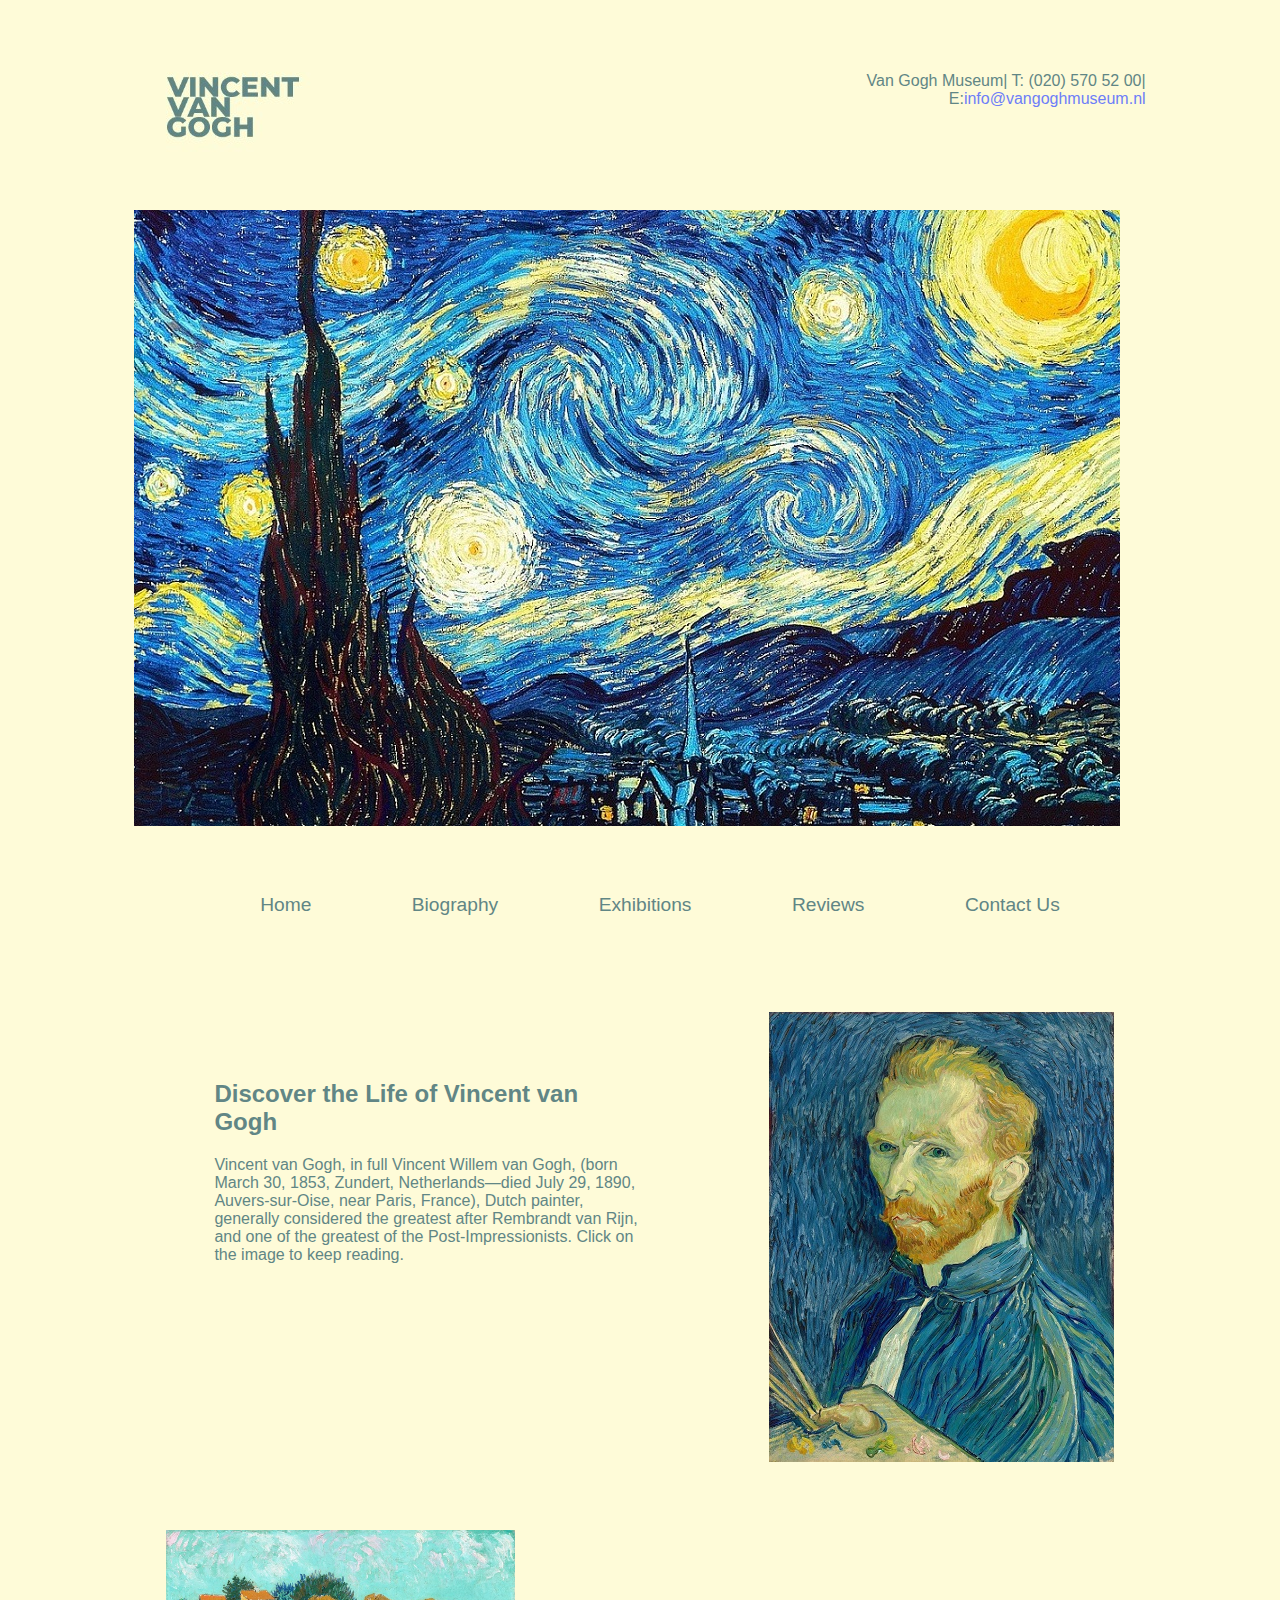
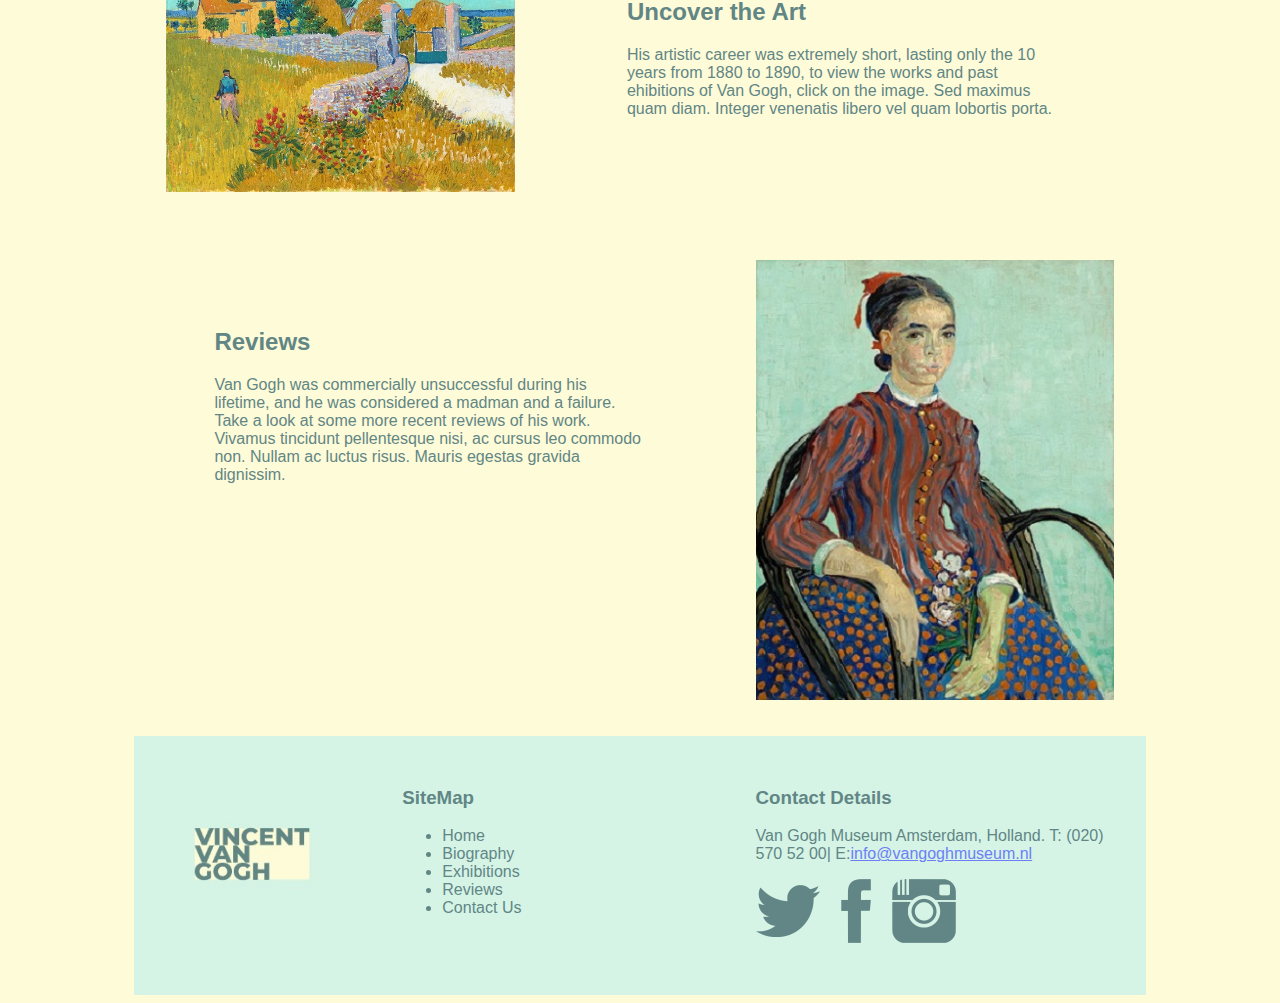
<file: Assignment2_K00266683/index.html>
<!DOCTYPE html>
<!--
    All images have been sourced from the national gallery of art who have an open access policy for images of works of art in their permanent collection which the Gallery believes to be in the public domain. Images    of these works are available for download free of charge for any use,     whether commercial or non-commercial. 

    https://www.nga.gov/collection/artist-info.1349.html?artobj_artistId=1349&artobj_downloadable=Image_download_available&sortOrder=DEFAULT&pageSize=30&pageNumber=1&lastFacet=artobj_downloadable 

    There are two exceptions, both 'Starry Night' and 'Sunflowers' have been sourced from Pixabay.

    https://pixabay.com/illustrations/starry-night-vincent-van-gough-1093721/

    https://pixabay.com/illustrations/post-impressionist-post-impressionism-1428142/
-->

<html lang="en">
    <head>
        <title>Vincet van Gogh</title>
        <meta charset="utf-8">
        
        <link href="css/styleHome.css" rel="stylesheet">
        
    </head>
    
    <body>
        <div class="grid-container">
            
            <div class="logo">
                <a href="index.html"><img src="images/logo.jpg" alt="logo"></a>
            </div>
            
            <div class="contact">
                        <p>Van Gogh Museum| T: (020) 570 52 00| E:<a href="mailto:info@vangoghmuseum.nl">info@vangoghmuseum.nl</a></p>
            </div>
            
            <div class="banner">
                <img src="images/starry-night-gd097b6840_1280.jpg" alt="starry_night">
            </div> 
            
            <nav class="navMenu">
                <ul>
                    <li><a href="index.html">Home</a></li>
                    <li><a href="Biography.html">Biography</a></li>
                    <li><a href="Exhibitions.html">Exhibitions</a></li>
                    <li><a href="Reviews.html">Reviews</a></li>
                    <li><a href="Contact%20Us.html">Contact Us</a></li>
                </ul>
            </nav>
            
            <div class="left1">
                <h2>Discover the Life of Vincent van Gogh</h2>
                <p>
                    Vincent van Gogh, in full Vincent Willem van Gogh, (born March 30, 1853, Zundert, Netherlands—died July 29, 1890, Auvers-sur-Oise, near Paris, France), Dutch painter, generally considered the greatest after Rembrandt van Rijn, and one of the greatest of the Post-Impressionists. Click on the image to keep reading.
                </p>
                
            </div>
            
            <div class="right1">
                <a href="Biography.html"><img src="images/self-portrait_1998.74.5.jpg" alt="van-gogh-self-portrait"></a>
            </div> 
            
            <div class="left2">
                <a href="Exhibitions.html"><img src="images/farmhouse_in_provence_1970.17.34.jpg" alt="farmhouse_in_provence"></a>
            </div>
            
            <div class="right2">
                <h2>Uncover the Art</h2>
                <p>
                    His artistic career was extremely short, lasting only the 10 years from 1880 to 1890, to view the works and past ehibitions of Van Gogh, click on the image. Sed maximus quam diam. Integer venenatis libero vel quam lobortis porta.
                
                
            </div>
            
            <div class="left3">
                <h2>Reviews</h2>
                <p>
                     Van Gogh was commercially unsuccessful during his lifetime, and he was considered a madman and a failure. Take a look at some more recent reviews of his work. Vivamus tincidunt pellentesque nisi, ac cursus leo commodo non. Nullam ac luctus risus. Mauris egestas gravida dignissim.  
                </p>
                
            </div>
            
            <div class="right3">
                <a href="Reviews.html"><img src="images/la_mousme_1963.10.151.jpg" alt="la_mousme"></a>
            </div>
        
            <div class="footLeft">
                <a href="index.html"><img src="images/logo2.jpg" alt="logo"></a>
            </div>
            
            <div class="footMid">
                <h3>SiteMap</h3>
                <ul>
                    <li><a href="index.html">Home</a></li>
                    <li><a href="Biography.html">Biography</a></li>
                    <li><a href="Exhibitions.html">Exhibitions</a></li>
                    <li><a href="Reviews.html">Reviews</a></li>
                    <li><a href="Contact%20Us.html">Contact Us</a></li>
                </ul>
                
                
            </div>
                
            <div class="footRight">
                <h3>Contact Details</h3>
                    <p>
                        Van Gogh Museum
                        Amsterdam, Holland. T: (020) 570 52 00| E:<a href="mailto:info@vangoghmuseum.nl">info@vangoghmuseum.nl</a>
                    </p>
                    <p>
                        <a href="https://twitter.com/vangoghmuseum"><img src="images/twitter-64.ico" alt="twitter"></a>
                        <a href="https://www.facebook.com/vincentwillemvangogh/"><img src="images/facebook-64.ico" alt="facebook"></a>
                        <a href="https://www.instagram.com/vangoghmuseum/?hl=en"><img src="images/instagram-64.ico" alt="instagram"></a>
                    </p>
            </div>
            
            
        </div>
        
    </body>
    
</html>
</file>
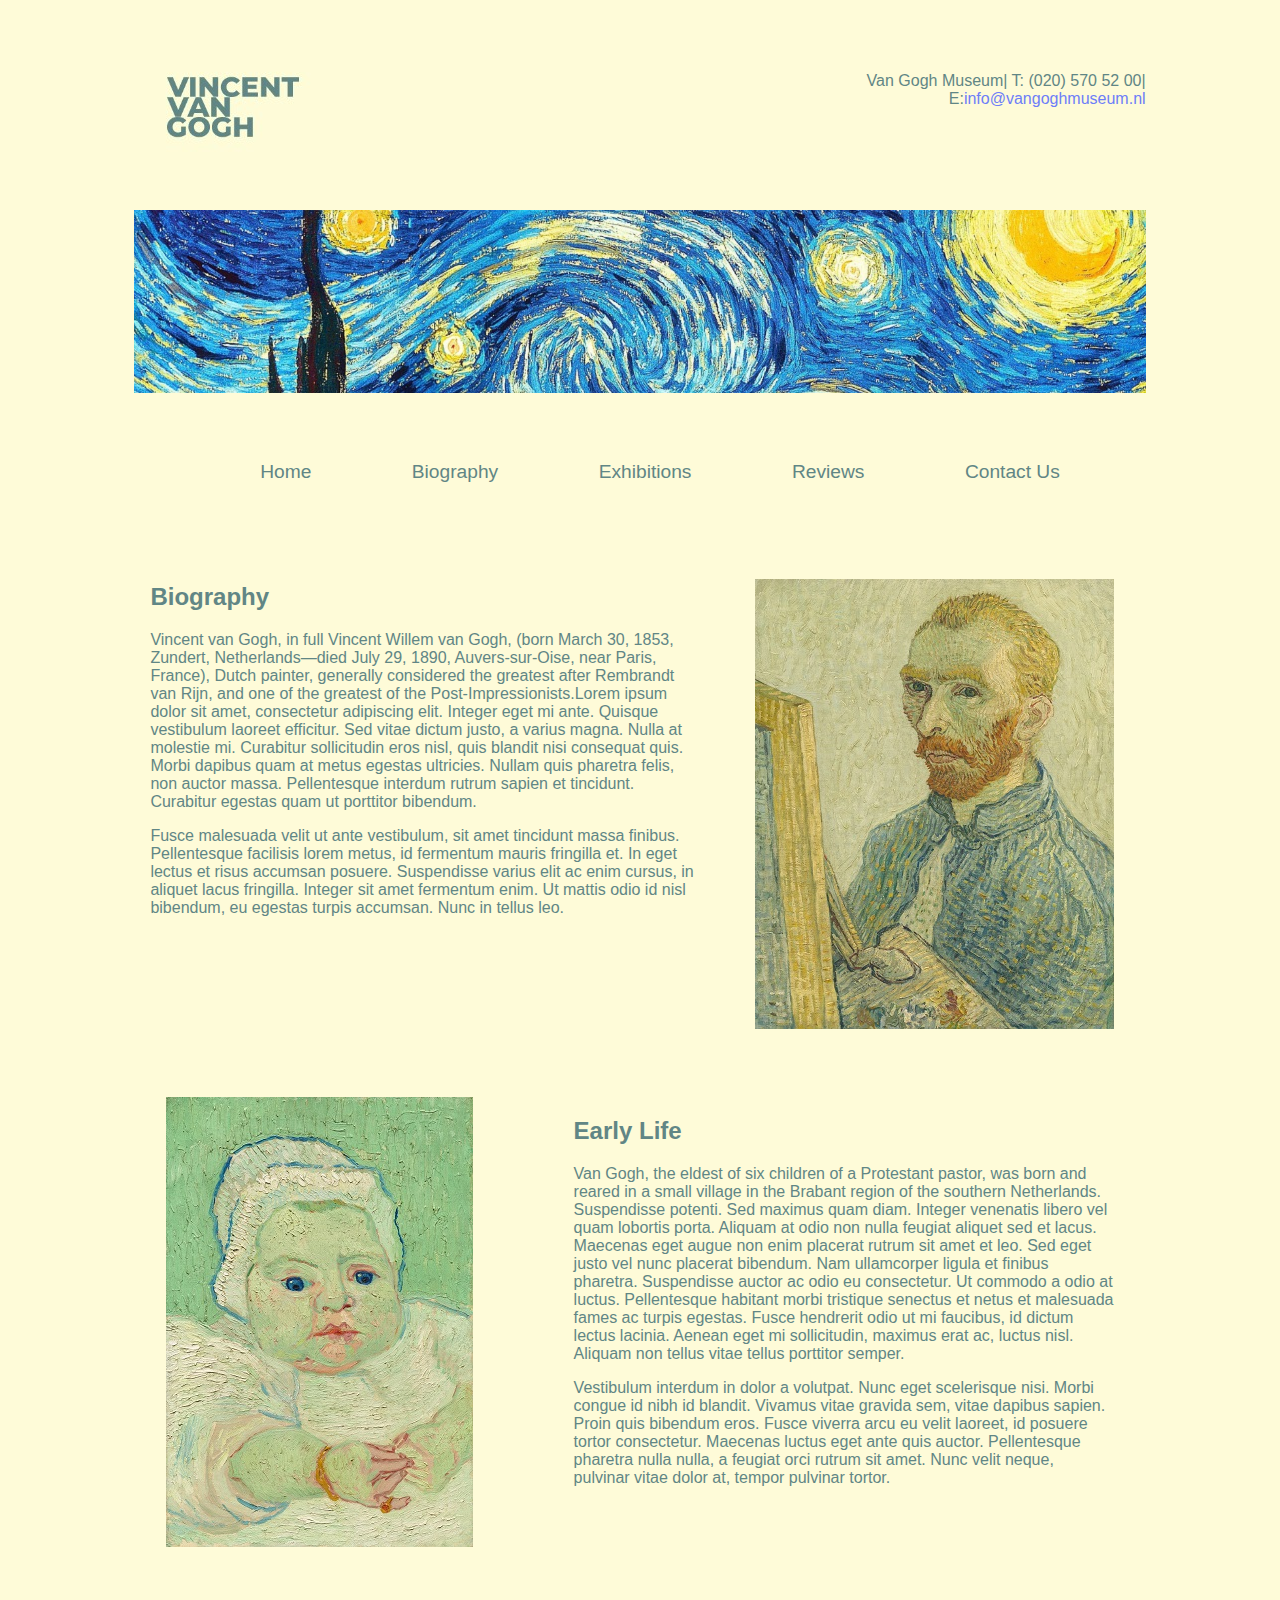
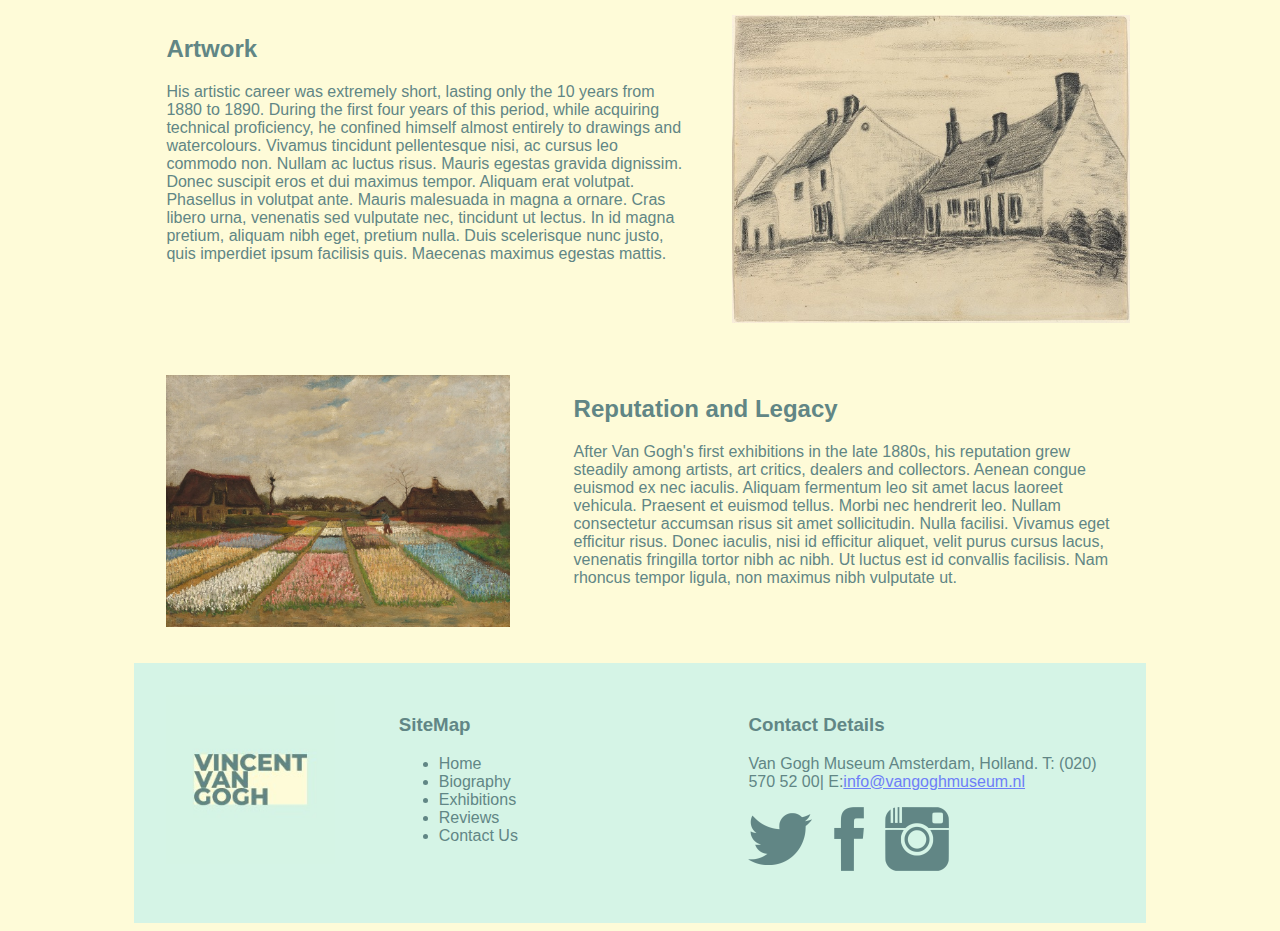
<file: Assignment2_K00266683/Biography.html>
<!DOCTYPE html>
<!--
    All images have been sourced from the national gallery of art who have an open access policy for images of works of art in their permanent collection which the Gallery believes to be in the public domain. Images    of these works are available for download free of charge for any use,     whether commercial or non-commercial. 

    https://www.nga.gov/collection/artist-info.1349.html?artobj_artistId=1349&artobj_downloadable=Image_download_available&sortOrder=DEFAULT&pageSize=30&pageNumber=1&lastFacet=artobj_downloadable 

    There are two exceptions, both 'Starry Night' and 'Sunflowers' have been sourced from Pixabay.

    https://pixabay.com/illustrations/starry-night-vincent-van-gough-1093721/

    https://pixabay.com/illustrations/post-impressionist-post-impressionism-1428142/
-->

<html lang="en">
    <head>
        <title>Vincet van Gogh</title>
        <meta charset="utf-8">
        
        <link href="css/styleBio.css" rel="stylesheet">
        
    </head>
    
    <body>
        <div class="grid-container">
            
            <div class="logo">
                <a href="index.html"><img src="images/logo.jpg" alt="logo"></a>
            </div>
            
            <div class="contact">
                        <p>Van Gogh Museum| T: (020) 570 52 00| E:<a href="mailto:info@vangoghmuseum.nl">info@vangoghmuseum.nl</a></p>
            </div>
            
            <div class="banner">
                <img src="images/starry_banner.jpeg" alt="starry_banner">
            </div> 
            
            <nav class="navMenu">
                <ul>
                    <li><a href="index.html">Home</a></li>
                    <li><a href="Biography.html">Biography</a></li>
                    <li><a href="Exhibitions.html">Exhibitions</a></li>
                    <li><a href="Reviews.html">Reviews</a></li>
                    <li><a href="Contact%20Us.html">Contact Us</a></li>
                </ul>
            </nav>
            
            <section class="left1">
                <h2>Biography</h2>
                <p>
                    Vincent van Gogh, in full Vincent Willem van Gogh, (born March 30, 1853, Zundert, Netherlands—died July 29, 1890, Auvers-sur-Oise, near Paris, France), Dutch painter, generally considered the greatest after Rembrandt van Rijn, and one of the greatest of the Post-Impressionists.Lorem ipsum dolor sit amet, consectetur adipiscing elit. Integer eget mi ante. Quisque vestibulum laoreet efficitur. Sed vitae dictum justo, a varius magna. Nulla at molestie mi. Curabitur sollicitudin eros nisl, quis blandit nisi consequat quis. Morbi dapibus quam at metus egestas ultricies. Nullam quis pharetra felis, non auctor massa. Pellentesque interdum rutrum sapien et tincidunt. Curabitur egestas quam ut porttitor bibendum.
                </p>
                
                <p>
                    Fusce malesuada velit ut ante vestibulum, sit amet tincidunt massa finibus. Pellentesque facilisis lorem metus, id fermentum mauris fringilla et. In eget lectus et risus accumsan posuere. Suspendisse varius elit ac enim cursus, in aliquet lacus fringilla. Integer sit amet fermentum enim. Ut mattis odio id nisl bibendum, eu egestas turpis accumsan. Nunc in tellus leo. 
                </p>
            </section>
            
            <div class="right1">
                <img src="images/portrait_of_vincent_van_gogh_1963.10.153.jpg" alt="portrait_of_van_gogh">
            </div> 
            
            <div class="left2">
                <img src="images/roulin's_baby_1963.10.31.jpg" alt="roulins_baby">
            </div>
            
            <div class="right2">
                <h2>Early Life</h2>
                <p>
                    Van Gogh, the eldest of six children of a Protestant pastor, was born and reared in a small village in the Brabant region of the southern Netherlands. Suspendisse potenti. Sed maximus quam diam. Integer venenatis libero vel quam lobortis porta. Aliquam at odio non nulla feugiat aliquet sed et lacus. Maecenas eget augue non enim placerat rutrum sit amet et leo. Sed eget justo vel nunc placerat bibendum. Nam ullamcorper ligula et finibus pharetra. Suspendisse auctor ac odio eu consectetur. Ut commodo a odio at luctus. Pellentesque habitant morbi tristique senectus et netus et malesuada fames ac turpis egestas. Fusce hendrerit odio ut mi faucibus, id dictum lectus lacinia. Aenean eget mi sollicitudin, maximus erat ac, luctus nisl. Aliquam non tellus vitae tellus porttitor semper. 
                </p>
                
                <p>
                    Vestibulum interdum in dolor a volutpat. Nunc eget scelerisque nisi. Morbi congue id nibh id blandit. Vivamus vitae gravida sem, vitae dapibus sapien. Proin quis bibendum eros. Fusce viverra arcu eu velit laoreet, id posuere tortor consectetur. Maecenas luctus eget ante quis auctor. Pellentesque pharetra nulla nulla, a feugiat orci rutrum sit amet. Nunc velit neque, pulvinar vitae dolor at, tempor pulvinar tortor. 
                </p>
                
            </div>
            
            <div class="left3">
                <h2>Artwork</h2>
                <p>
                    His artistic career was extremely short, lasting only the 10 years from 1880 to 1890. During the first four years of this period, while acquiring technical proficiency, he confined himself almost entirely to drawings and watercolours. Vivamus tincidunt pellentesque nisi, ac cursus leo commodo non. Nullam ac luctus risus. Mauris egestas gravida dignissim. Donec suscipit eros et dui maximus tempor. Aliquam erat volutpat. Phasellus in volutpat ante. Mauris malesuada in magna a ornare. Cras libero urna, venenatis sed vulputate nec, tincidunt ut lectus. In id magna pretium, aliquam nibh eget, pretium nulla. Duis scelerisque nunc justo, quis imperdiet ipsum facilisis quis. Maecenas maximus egestas mattis. 
                </p>    
            </div>
            
            <div class="right3">
                <img src="images/the_zandmennik_house_1991.217.66.jpg" alt="the_zandmennik_house">
            </div>
            
            <div class="left4">
                <img src="images/flower_beds_in_holland_1983.1.21.jpg" alt="flower_beds_in_holland">
            </div>
            
            <section class="right4">
                <h2>Reputation and Legacy</h2>
                <p>
                    After Van Gogh's first exhibitions in the late 1880s, his reputation grew steadily among artists, art critics, dealers and collectors. Aenean congue euismod ex nec iaculis. Aliquam fermentum leo sit amet lacus laoreet vehicula. Praesent et euismod tellus. Morbi nec hendrerit leo. Nullam consectetur accumsan risus sit amet sollicitudin. Nulla facilisi. Vivamus eget efficitur risus. Donec iaculis, nisi id efficitur aliquet, velit purus cursus lacus, venenatis fringilla tortor nibh ac nibh. Ut luctus est id convallis facilisis. Nam rhoncus tempor ligula, non maximus nibh vulputate ut. 
                </p>
            </section>
        
            <div class="footLeft">
                <a href="index.html"><img src="images/logo2.jpg" alt="logo"></a>
            </div>
            
            <div class="footMid">
                <h3>SiteMap</h3>
                <ul>
                    <li><a href="index.html">Home</a></li>
                    <li><a href="Biography.html">Biography</a></li>
                    <li><a href="Exhibitions.html">Exhibitions</a></li>
                    <li><a href="Reviews.html">Reviews</a></li>
                    <li><a href="Contact%20Us.html">Contact Us</a></li>
                </ul>
                
                
            </div>
                
            <div class="footRight">
                <h3>Contact Details</h3>
                    <p>
                        Van Gogh Museum
                        Amsterdam, Holland. T: (020) 570 52 00| E:<a href="mailto:info@vangoghmuseum.nl">info@vangoghmuseum.nl</a>
                    </p>
                    <p>
                        <a href="https://twitter.com/vangoghmuseum"><img src="images/twitter-64.ico" alt="twitter"></a>
                        <a href="https://www.facebook.com/vincentwillemvangogh/"><img src="images/facebook-64.ico" alt="facebook"></a>
                        <a href="https://www.instagram.com/vangoghmuseum/?hl=en"><img src="images/instagram-64.ico" alt="instagram"></a>
                    </p>
            </div>
            
            
        </div>
        
    </body>
    
</html>
</file>
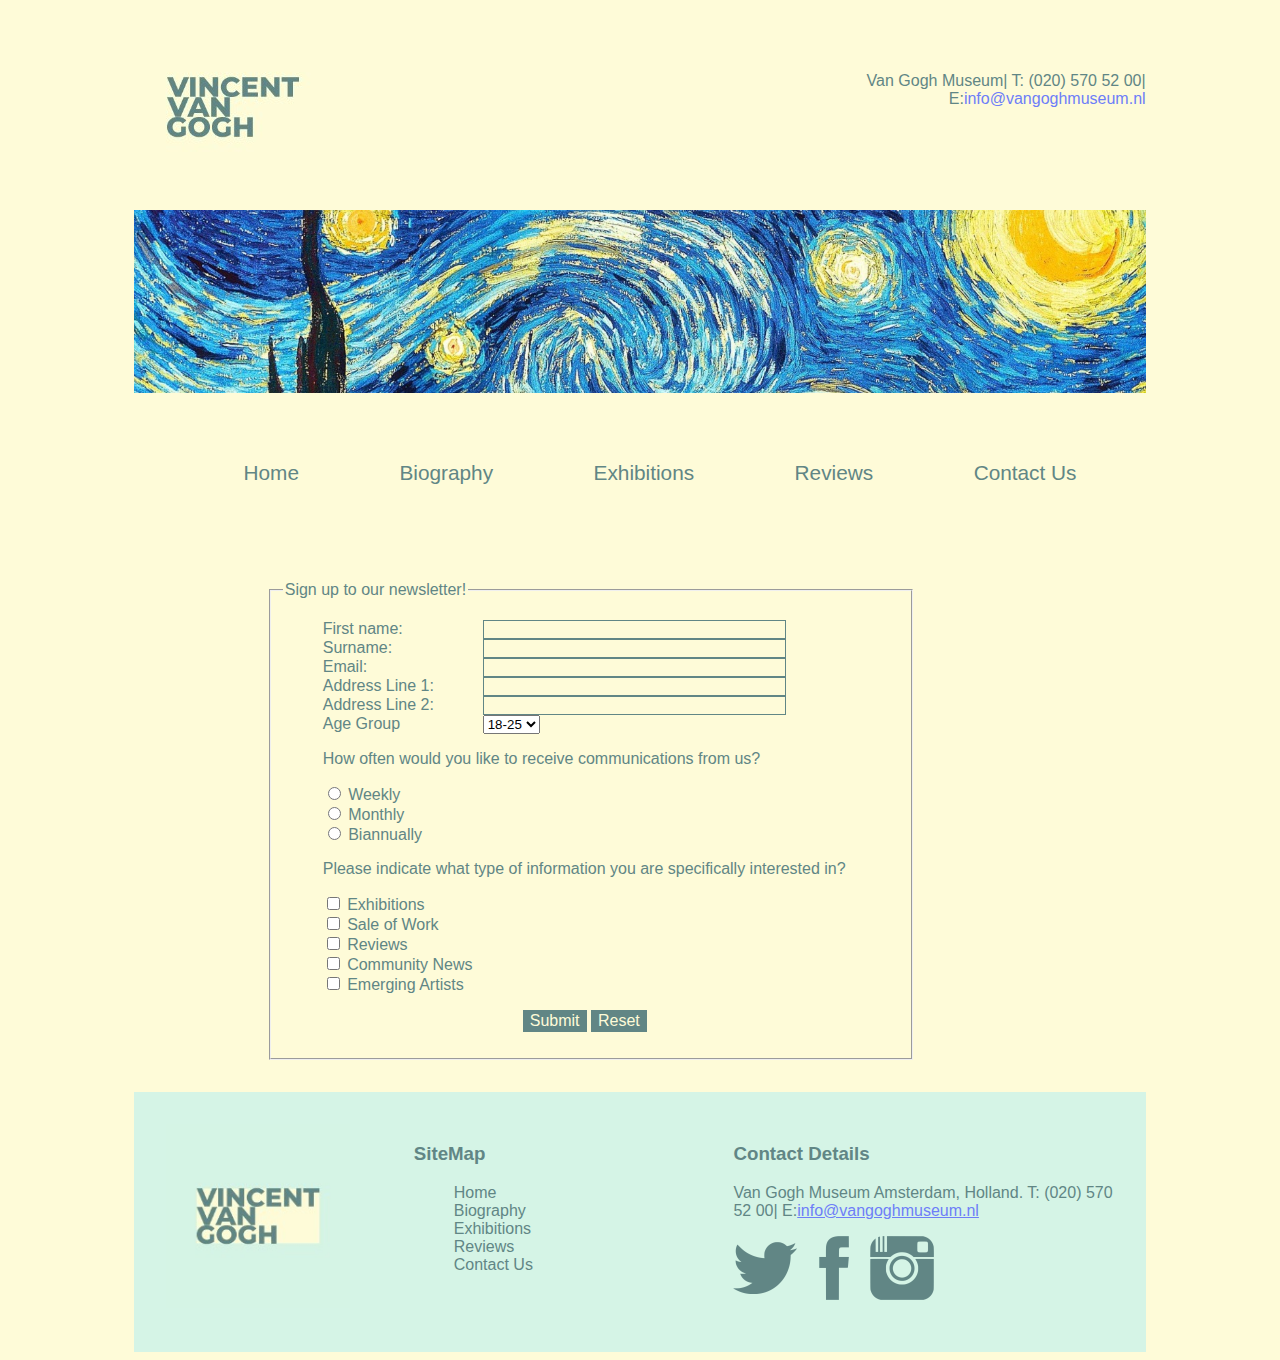
<file: Assignment2_K00266683/Contact Us.html>
<!DOCTYPE html>
<!--
    All images have been sourced from the national gallery of art who have an open access policy for images of works of art in their permanent collection which the Gallery believes to be in the public domain. Images    of these works are available for download free of charge for any use,     whether commercial or non-commercial. 

    https://www.nga.gov/collection/artist-info.1349.html?artobj_artistId=1349&artobj_downloadable=Image_download_available&sortOrder=DEFAULT&pageSize=30&pageNumber=1&lastFacet=artobj_downloadable 

    There are two exceptions, both 'Starry Night' and 'Sunflowers' have been sourced from Pixabay.

    https://pixabay.com/illustrations/starry-night-vincent-van-gough-1093721/

    https://pixabay.com/illustrations/post-impressionist-post-impressionism-1428142/
-->
<html lang="en">
    <head>
        <title>Exhibitions</title>
        <meta charset="utf-8">
        
        <link href="css/styleContact.css" rel="stylesheet">
        
    </head>
    
    <body>
        <div class="grid-container">
            
            <div class="logo">
                <a href="index.html"><img src="images/logo.jpg" alt="logo"></a>
            </div>
            
            <div class="contact">
                        <p>Van Gogh Museum| T: (020) 570 52 00| E:<a href="mailto:info@vangoghmuseum.nl">info@vangoghmuseum.nl</a></p>
            </div>
            
            <div class="banner">
                <img src="images/starry_banner.jpeg" alt="starry_banner">
            </div> 
            
            <nav class="navMenu">
                <ul>
                    <li><a href="index.html">Home</a></li>
                    <li><a href="Biography.html">Biography</a></li>
                    <li><a href="Exhibitions.html">Exhibitions</a></li>
                    <li><a href="Reviews.html">Reviews</a></li>
                    <li><a href="Contact%20Us.html">Contact Us</a></li>
                </ul>
            </nav>
            
            
            <form action="http://www.litstudentprojects.net/A2signUpNewsletter.php" method="post">
            <fieldset>
                <legend>Sign up to our newsletter!</legend>
                
                <ul id="list1">
                <li>
                    <label for="name">First name:</label>
                    <input type="text" name="fname" id="name" size="35">
                </li>
                <li>
                    <label for="surname">Surname:</label>
                    <input type="text" name="sname" id="surname" size="35">
                </li>
                <li>
                    <label for="email">Email:</label>
                    <input type="email" name="email1" id="email" size="35">
                </li>
                <li>
                    <label for="address1">Address Line 1:</label>
                    <input type="text" name="address1" id="address1" size="35">
                </li>
                <li>
                    <label for="address2">Address Line 2:</label>
                    <input type="text" name="address2" id="address2" size="35">
                </li>
                <li>
                    <label for="ageGroup">Age Group</label>
                    <select name="ageGroup" id="ageGroup">
                    <option>18-25</option>
                    <option>26-35</option>
                    <option>36-45</option>
                    <option>46-55</option>
                    <option>55-65</option>
                    <option>66+</option>
                    </select>
                </li> 
                </ul> 
                <ul>
                <li>    
                    <p>
                        How often would you like to receive communications from us?
                    </p>
                    
                    
                    <li>
                        <input type="radio" name="frequency" value="weekly" id="weekly">
                        <label for="weekly">Weekly</label>
                    </li>
                        
                    <li>
                        <input type="radio" name="frequency" value="monthly" id="monthly">
                        <label for="monthly">Monthly</label>
                    </li>
                        
                    <li>
                        <input type="radio" name="frequency" value="yearly" id="yearly">
                        <label for="yearly">Biannually</label>
                    </li>
                   
                </ul>   
                <ul>    
                <li>
                    <p>
                        Please indicate what type of information you are specifically interested in?
                    </p>
                    
                    <li>
                        <input type="checkbox" name="typeInfo" value="exhibitions" id="exhibitions">
                        <label for="exhibitions">Exhibitions</label>
                    </li>
                    
                    <li>
                        <input type="checkbox" name="typeInfo" value="sale" id="saleOfWork">
                        <label for="saleOfWork">Sale of Work</label>
                    </li>
                        
                    <li>
                        <input type="checkbox" name="typeInfo" value="reviews" id="reviews">
                        <label for="reviews">Reviews</label>
                    </li>    
                    
                    <li>
                        <input type="checkbox" name="typeInfo" value="news" id="news">
                        <label for="news">Community News</label>
                    </li>
                    
                    <li>
                        <input type="checkbox" name="typeInfo" value="artists" id="artists">
                        <label for="artists">Emerging Artists</label>
                    </li>
                
                </ul> 
                <p>
                    <input type ="submit" value="Submit" id="submit"> <input type="reset" value="Reset" id="reset">
                </p>
                  
            </fieldset>
        </form>
            
      
        
            <div class="footLeft">
                <a href="index.html"><img src="images/logo2.jpg" alt="logo"></a>
            </div>
            
            <div class="footMid">
                <h3>SiteMap</h3>
                <ul>
                    <li><a href="index.html">Home</a></li>
                    <li><a href="Biography.html">Biography</a></li>
                    <li><a href="Exhibitions.html">Exhibitions</a></li>
                    <li><a href="Reviews.html">Reviews</a></li>
                    <li><a href="Contact%20Us.html">Contact Us</a></li>
                </ul>
                
                
            </div>
                
            <div class="footRight">
                <h3>Contact Details</h3>
                    <p>
                        Van Gogh Museum
                        Amsterdam, Holland. T: (020) 570 52 00| E:<a href="mailto:info@vangoghmuseum.nl">info@vangoghmuseum.nl</a>
                    </p>
                    <p>
                        <a href="https://twitter.com/vangoghmuseum"><img src="images/twitter-64.ico" alt="twitter"></a>
                        <a href="https://www.facebook.com/vincentwillemvangogh/"><img src="images/facebook-64.ico" alt="facebook"></a>
                        <a href="https://www.instagram.com/vangoghmuseum/?hl=en"><img src="images/instagram-64.ico" alt="instagram"></a>
                    </p>
            
            </div>
        </div>
        
    </body>
    
</html>
</file>
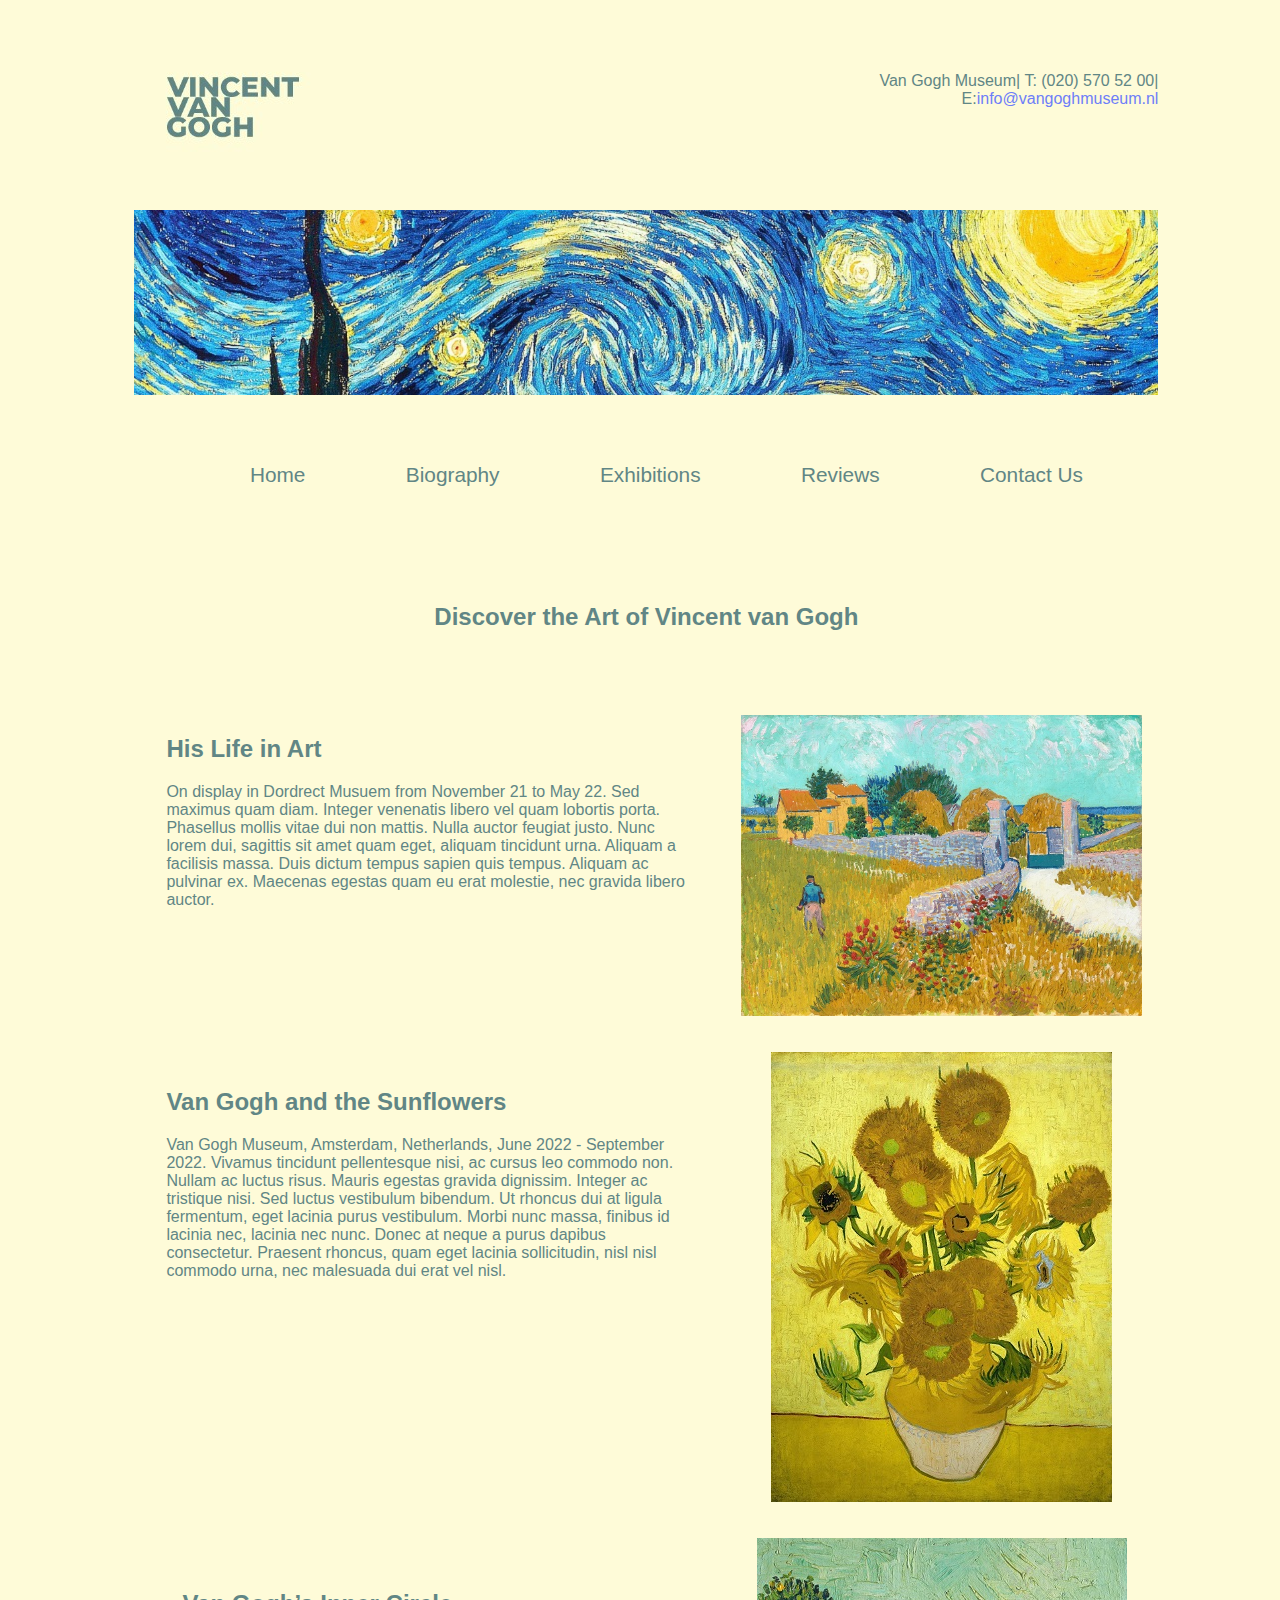
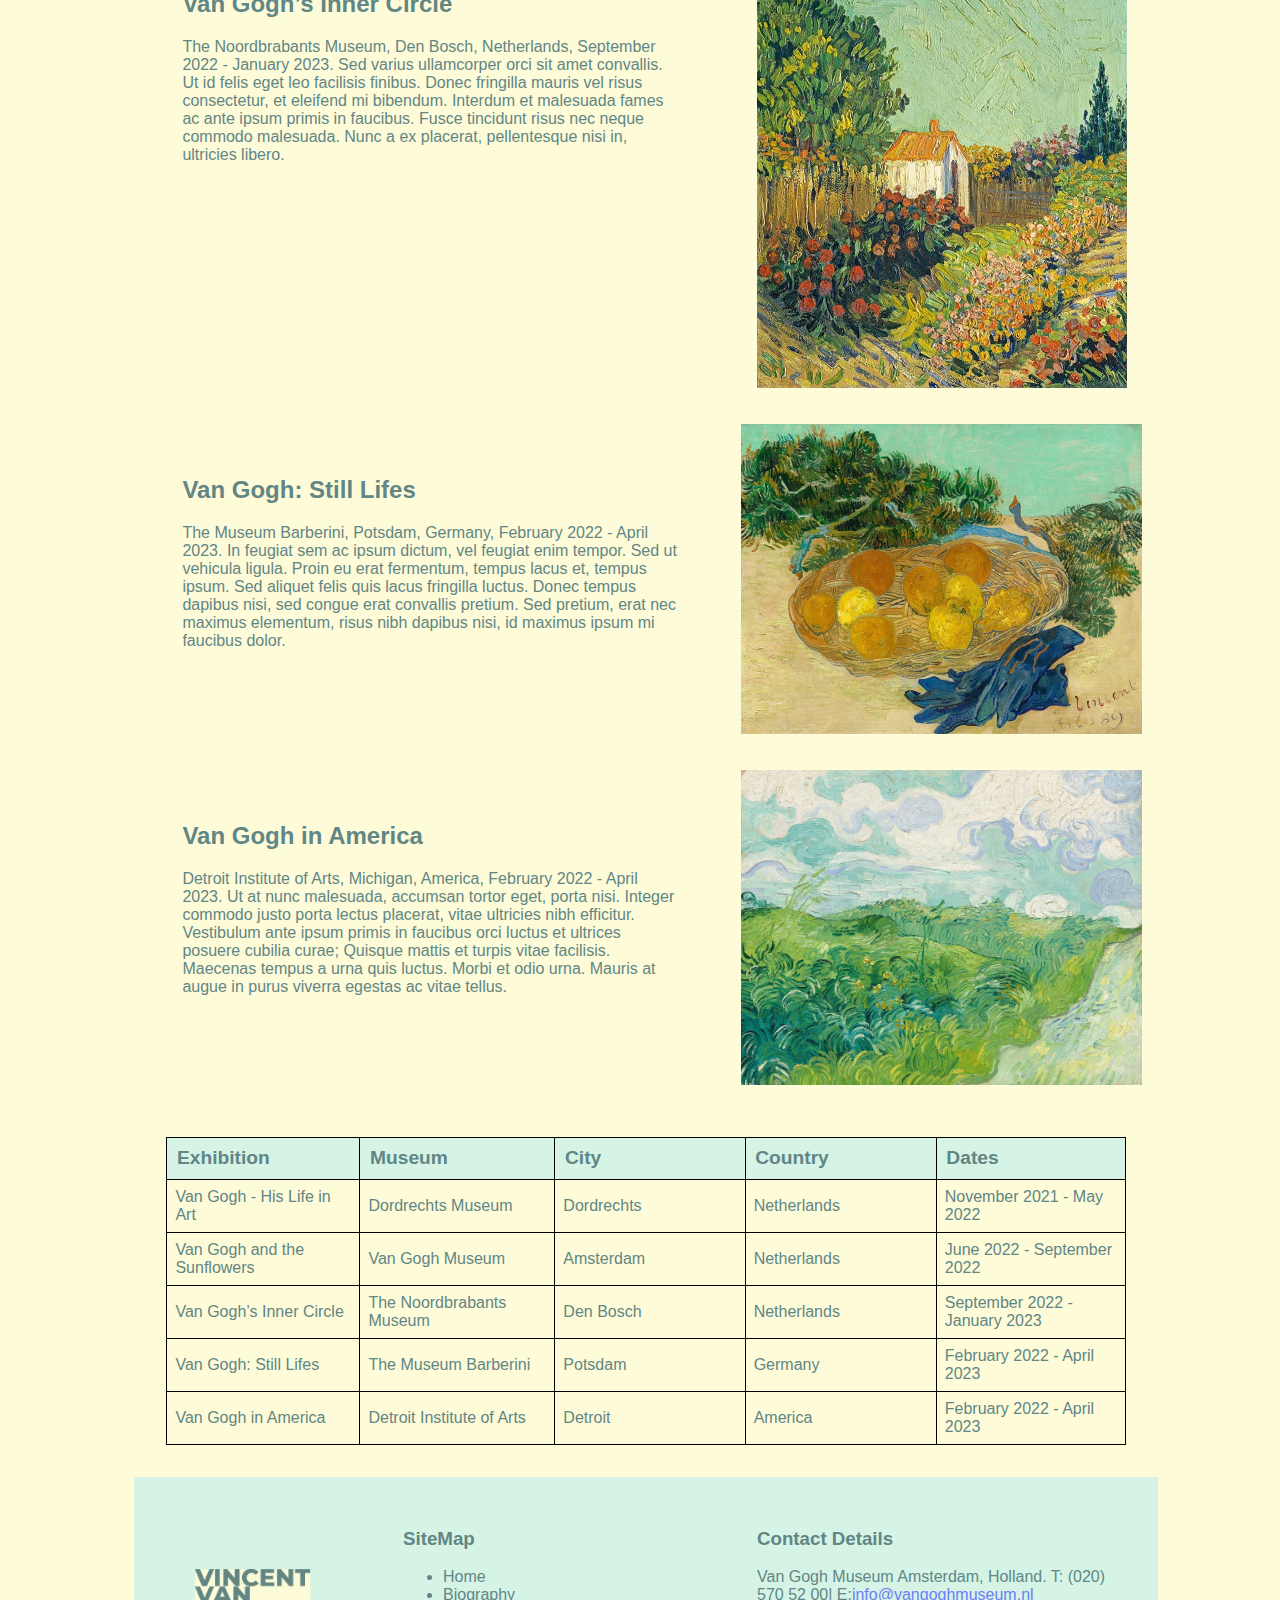
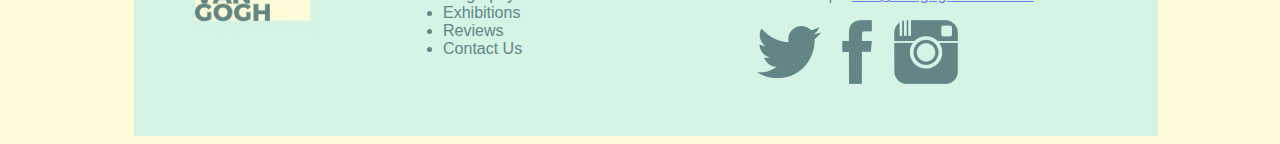
<file: Assignment2_K00266683/Exhibitions.html>
<!DOCTYPE html>
<!--
    All images have been sourced from the national gallery of art who have an open access policy for images of works of art in their permanent collection which the Gallery believes to be in the public domain. Images    of these works are available for download free of charge for any use,     whether commercial or non-commercial. 

    https://www.nga.gov/collection/artist-info.1349.html?artobj_artistId=1349&artobj_downloadable=Image_download_available&sortOrder=DEFAULT&pageSize=30&pageNumber=1&lastFacet=artobj_downloadable 

    There are two exceptions, both 'Starry Night' and 'Sunflowers' have been sourced from Pixabay.

    https://pixabay.com/illustrations/starry-night-vincent-van-gough-1093721/

    https://pixabay.com/illustrations/post-impressionist-post-impressionism-1428142/
-->
<html lang="en">
    <head>
        <title>Exhibitions</title>
        <meta charset="utf-8">
        
        <link href="css/styleExhibitions.css" rel="stylesheet">
        
    </head>
    
    <body>
        <div class="grid-container">
            
            <div class="logo">
                <a href="index.html"><img src="images/logo.jpg" alt="logo"></a>
            </div>
            
            <div class="contact">
                        <p>Van Gogh Museum| T: (020) 570 52 00| E:<a href="mailto:info@vangoghmuseum.nl">info@vangoghmuseum.nl</a></p>
            </div>
            
            <div class="banner">
                <img src="images/starry_banner.jpeg" alt="starry_banner">
            </div> 
            
            <nav class="navMenu">
                <ul>
                    <li><a href="index.html">Home</a></li>
                    <li><a href="Biography.html">Biography</a></li>
                    <li><a href="Exhibitions.html">Exhibitions</a></li>
                    <li><a href="Reviews.html">Reviews</a></li>
                    <li><a href="Contact%20Us.html">Contact Us</a></li>
                </ul>
            </nav>
            
            <div class="heading">
                <h2>Discover the Art of Vincent van Gogh</h2>
            </div>
            
            <div class="left1">
                <h2>His Life in Art</h2>
                <p>
                    On display in Dordrect Musuem from November 21 to May 22. Sed maximus quam diam. Integer venenatis libero vel quam lobortis porta. Phasellus mollis vitae dui non mattis. Nulla auctor feugiat justo. Nunc lorem dui, sagittis sit amet quam eget, aliquam tincidunt urna. Aliquam a facilisis massa. Duis dictum tempus sapien quis tempus. Aliquam ac pulvinar ex. Maecenas egestas quam eu erat molestie, nec gravida libero auctor.
                </p>
            </div>
            
            
            <div class="right1">
                <img src="images/farmhouse_in_provence_1970.17.34.jpg" alt="farmhouse_in_provence">
            </div> 
            
            <div class="left2">
                <h2>Van Gogh and the Sunflowers</h2>
                <p>
                    Van Gogh Museum, Amsterdam, Netherlands, June 2022 - September 2022. Vivamus tincidunt pellentesque nisi, ac cursus leo commodo non. Nullam ac luctus risus. Mauris egestas gravida dignissim.  Integer ac tristique nisi. Sed luctus vestibulum bibendum. Ut rhoncus dui at ligula fermentum, eget lacinia purus vestibulum. Morbi nunc massa, finibus id lacinia nec, lacinia nec nunc. Donec at neque a purus dapibus consectetur. Praesent rhoncus, quam eget lacinia sollicitudin, nisl nisl commodo urna, nec malesuada dui erat vel nisl.
                </p>
            </div>
             
            
            
            <div class="right2">
                <img src="images/sunflowers-1428142_1920.jpg" alt="sunflowers">
                
            </div>
            
            <div class="left3">
                <h2>Van Gogh’s Inner Circle</h2>
                <p>
                     The Noordbrabants Museum, Den Bosch, Netherlands, September 2022 - January 2023. Sed varius ullamcorper orci sit amet convallis. Ut id felis eget leo facilisis finibus. Donec fringilla mauris vel risus consectetur, et eleifend mi bibendum. Interdum et malesuada fames ac ante ipsum primis in faucibus. Fusce tincidunt risus nec neque commodo malesuada. Nunc a ex placerat, pellentesque nisi in, ultricies libero. 
                </p>
                
            </div>
            
            <div class="right3">
                <img src="images/landscape_1969.14.1.jpg" alt="landscape">
            </div>
            
            <div class="left4">
                <h2>Van Gogh: Still Lifes</h2>
                <p>
                     The Museum Barberini, Potsdam, Germany, February 2022 - April 2023. In feugiat sem ac ipsum dictum, vel feugiat enim tempor. Sed ut vehicula ligula. Proin eu erat fermentum, tempus lacus et, tempus ipsum. Sed aliquet felis quis lacus fringilla luctus. Donec tempus dapibus nisi, sed congue erat convallis pretium. Sed pretium, erat nec maximus elementum, risus nibh dapibus nisi, id maximus ipsum mi faucibus dolor.  
                </p>
                
            </div>
            
            <div class="right4">
                <img src="images/still_life_of_oranges_and_lemons_with_blue_gloves_2014.18.13.jpg" alt="still_life_of_oranges_and_lemons">
            </div>
            
            <div class="left4">
                <h2>Van Gogh in America</h2>
                <p>
                     Detroit Institute of Arts, Michigan, America, February 2022 - April 2023. Ut at nunc malesuada, accumsan tortor eget, porta nisi. Integer commodo justo porta lectus placerat, vitae ultricies nibh efficitur. Vestibulum ante ipsum primis in faucibus orci luctus et ultrices posuere cubilia curae; Quisque mattis et turpis vitae facilisis. Maecenas tempus a urna quis luctus. Morbi et odio urna. Mauris at augue in purus viverra egestas ac vitae tellus. 
                </p>
                
            </div>
            
            <div class="right4">
                <img src="images/green_wheat_fields,_auvers_2013.122.1.jpg" alt="green_wheat_fields">
            </div>
            
             <div class="exTable">
                <table>
                    <tr id="tableHeader">
                        <th>Exhibition</th>
                        <th>Museum</th>
                        <th>City</th>
                        <th>Country</th>
                        <th>Dates</th>                        
                    </tr>
                    
                    <tr>
                        <td>Van Gogh - His Life in Art</td>
                        <td>Dordrechts Museum</td>
                        <td>Dordrechts</td>
                        <td>Netherlands</td>
                        <td>November 2021 - May 2022</td>
                    </tr>
                    
                    <tr>
                        <td>Van Gogh and the Sunflowers</td>
                        <td>Van Gogh Museum</td>
                        <td>Amsterdam</td>
                        <td>Netherlands</td>
                        <td>June 2022 - September 2022</td>
                    </tr>
                    
                    <tr>
                        <td>Van Gogh’s Inner Circle</td>
                        <td>The Noordbrabants Museum</td>
                        <td>Den Bosch</td>
                        <td>Netherlands</td>
                        <td>September 2022 - January 2023</td>
                    </tr>
                    
                    <tr>
                        <td>Van Gogh: Still Lifes</td>
                        <td>The Museum Barberini</td>
                        <td>Potsdam</td>
                        <td>Germany</td>
                        <td>February 2022 - April 2023</td>
                    </tr>
                    <tr>
                        <td>Van Gogh in America</td>
                        <td>Detroit Institute of Arts</td>
                        <td>Detroit</td>
                        <td>America</td>
                        <td>February 2022 - April 2023</td>            
                    </tr>
                </table>
            </div>
        
            <div class="footLeft">
                <a href="index.html"><img src="images/logo2.jpg" alt="logo"></a>
            </div>
            
            <div class="footMid">
                <h3>SiteMap</h3>
                <ul>
                    <li><a href="index.html">Home</a></li>
                    <li><a href="Biography.html">Biography</a></li>
                    <li><a href="Exhibitions.html">Exhibitions</a></li>
                    <li><a href="Reviews.html">Reviews</a></li>
                    <li><a href="Contact%20Us.html">Contact Us</a></li>
                </ul>
                
                
            </div>
                
            <div class="footRight">
                <h3>Contact Details</h3>
                    <p>
                        Van Gogh Museum
                        Amsterdam, Holland. T: (020) 570 52 00| E:<a href="mailto:info@vangoghmuseum.nl">info@vangoghmuseum.nl</a>
                    </p>
                    <p>
                        <a href="https://twitter.com/vangoghmuseum"><img src="images/twitter-64.ico" alt="twitter"></a>
                        <a href="https://www.facebook.com/vincentwillemvangogh/"><img src="images/facebook-64.ico" alt="facebook"></a>
                        <a href="https://www.instagram.com/vangoghmuseum/?hl=en"><img src="images/instagram-64.ico" alt="instagram"></a>
                    </p>
            </div>
            
            
        </div>
        
    </body>
    
</html>
</file>
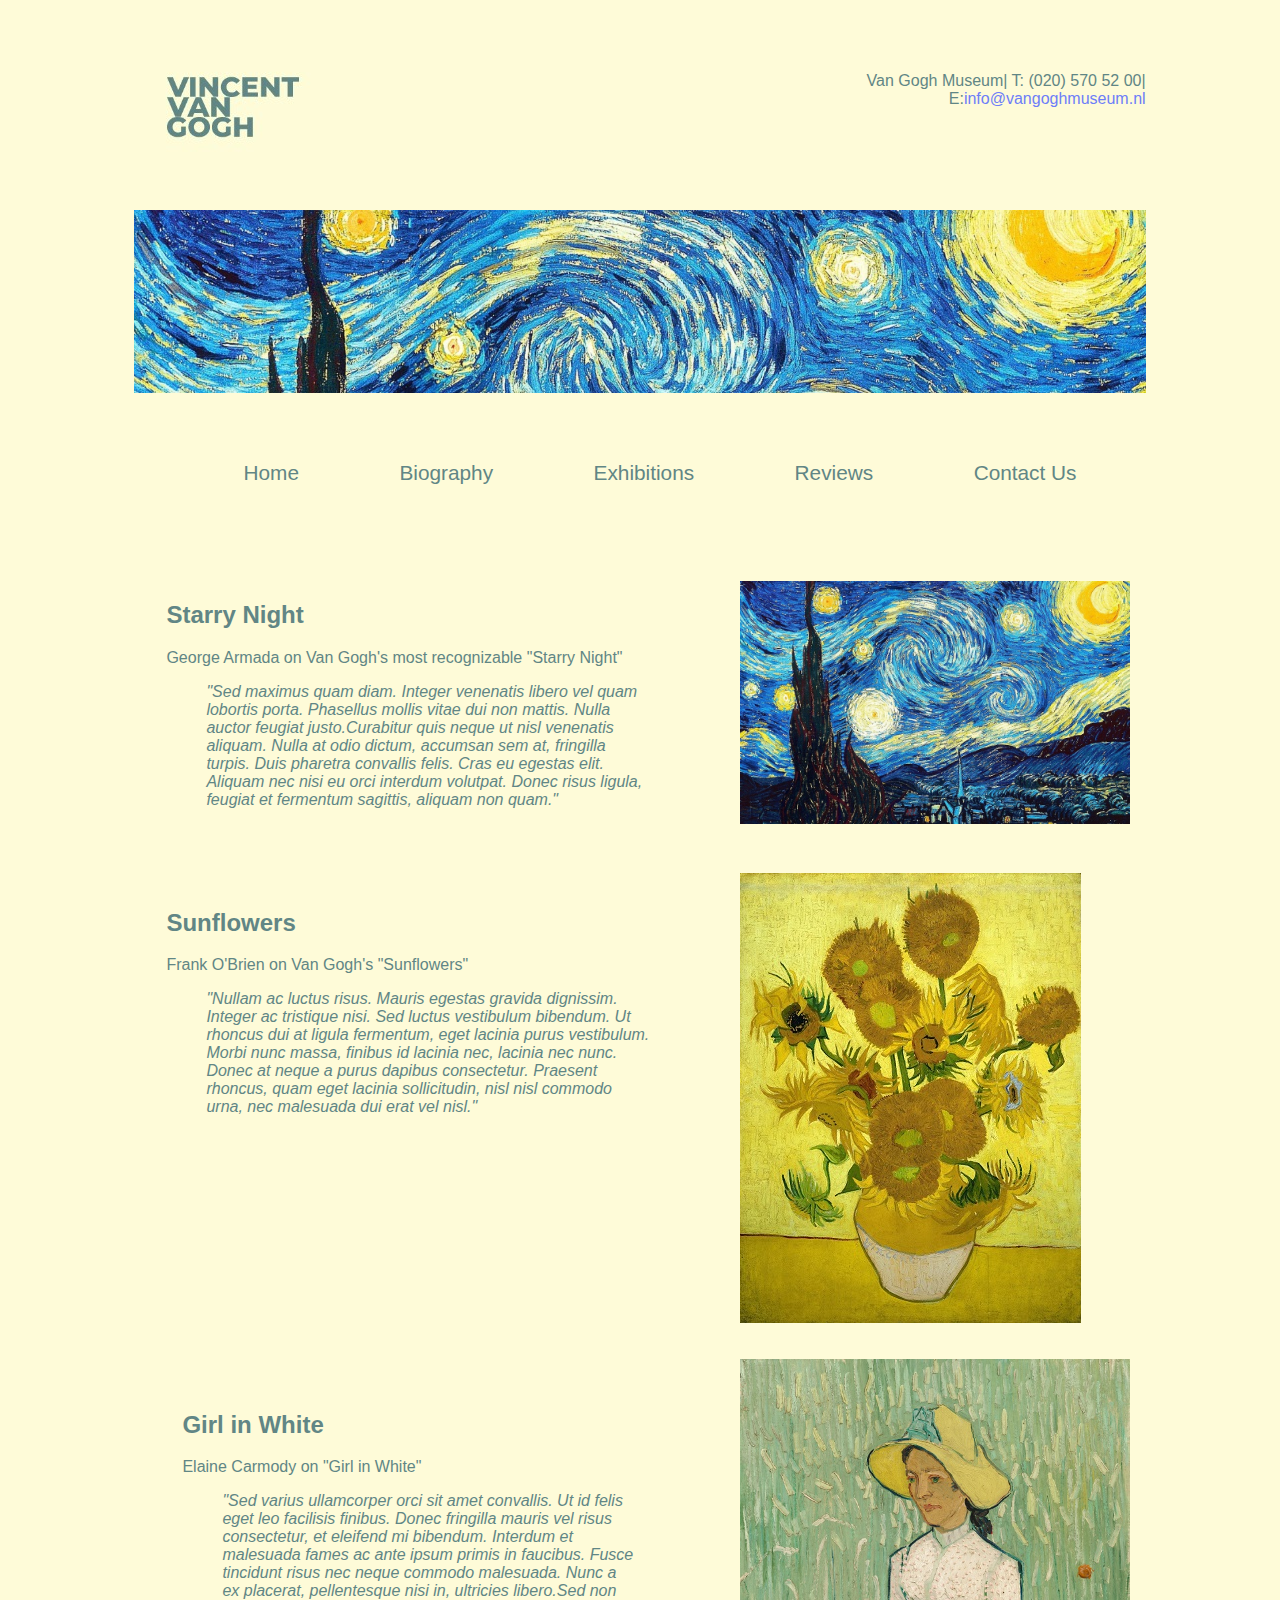
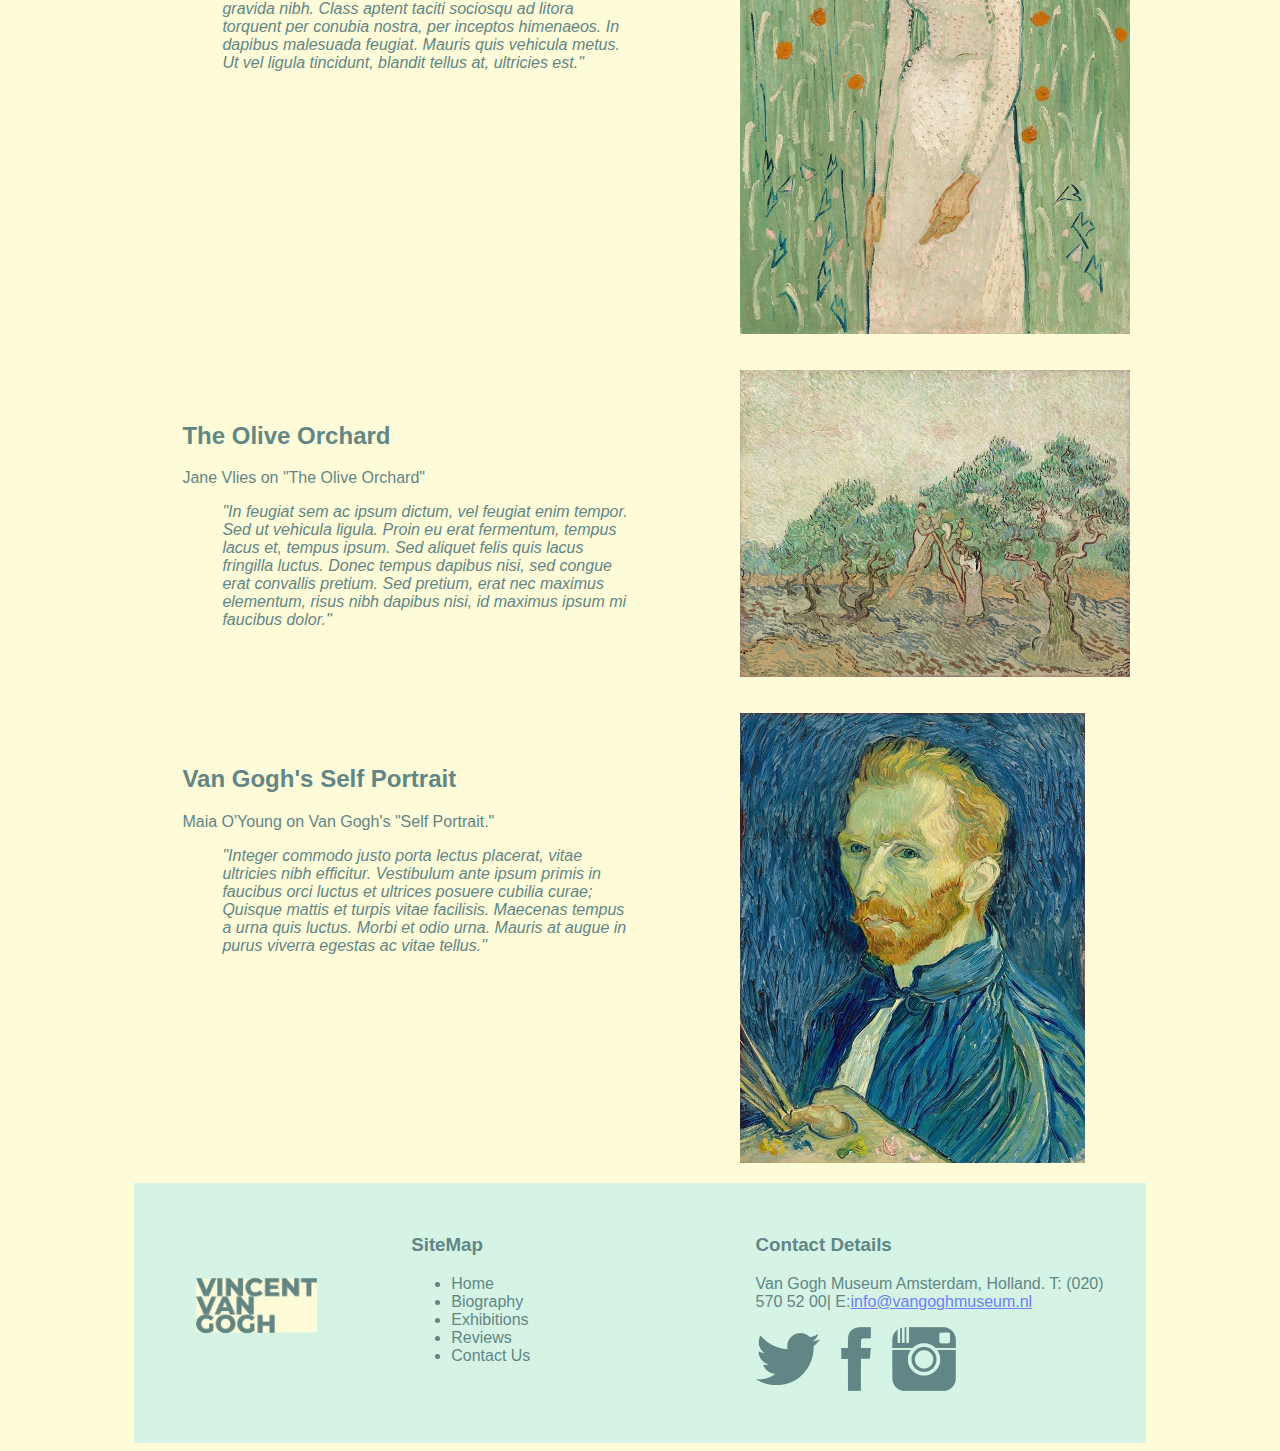
<file: Assignment2_K00266683/Reviews.html>
<!DOCTYPE html>
<!--
    All images have been sourced from the national gallery of art who have an open access policy for images of works of art in their permanent collection which the Gallery believes to be in the public domain. Images    of these works are available for download free of charge for any use,     whether commercial or non-commercial. 

    https://www.nga.gov/collection/artist-info.1349.html?artobj_artistId=1349&artobj_downloadable=Image_download_available&sortOrder=DEFAULT&pageSize=30&pageNumber=1&lastFacet=artobj_downloadable 

    There are two exceptions, both 'Starry Night' and 'Sunflowers' have been sourced from Pixabay.

    https://pixabay.com/illustrations/starry-night-vincent-van-gough-1093721/

    https://pixabay.com/illustrations/post-impressionist-post-impressionism-1428142/
-->
<html lang="en">
    <head>
        <title>Reviews</title>
        <meta charset="utf-8">
        
        <link href="css/styleRev.css" rel="stylesheet">
        
    </head>
    
    <body>
        <div class="grid-container">
            
            <div class="logo">
                <a href="index.html"><img src="images/logo.jpg" alt="logo"></a>
            </div>
            
            <div class="contact">
                        <p>Van Gogh Museum| T: (020) 570 52 00| E:<a href="mailto:info@vangoghmuseum.nl">info@vangoghmuseum.nl</a></p>
            </div>
            
            <div class="banner">
                <img src="images/starry_banner.jpeg" alt="starry_banner">
            </div> 
            
            <nav class="navMenu">
                <ul>
                    <li><a href="index.html">Home</a></li>
                    <li><a href="Biography.html">Biography</a></li>
                    <li><a href="Exhibitions.html">Exhibitions</a></li>
                    <li><a href="Reviews.html">Reviews</a></li>
                    <li><a href="Contact%20Us.html">Contact Us</a></li>
                </ul>
            </nav>
            
            <section class="left1">
                <h2>Starry Night</h2>
                <p>
                    George Armada on Van Gogh's most recognizable "Starry Night"
                </p>
                <blockquote>
                    <i>"Sed maximus quam diam. Integer venenatis libero vel quam lobortis porta. Phasellus mollis vitae dui non mattis. Nulla auctor feugiat justo.Curabitur quis neque ut nisl venenatis aliquam. Nulla at odio dictum, accumsan sem at, fringilla turpis. Duis pharetra convallis felis. Cras eu egestas elit. Aliquam nec nisi eu orci interdum volutpat. Donec risus ligula, feugiat et fermentum sagittis, aliquam non quam."</i>
                </blockquote>
            </section>
            
            
            <div class="right1">
                <img src="images/starry-night-gd097b6840_1280.jpg" alt="starry_night">
            </div> 
            
            <section class="left2">
                <h2>Sunflowers</h2>
                <p>
                    Frank O'Brien on Van Gogh's "Sunflowers"
                </p>
                <blockquote>
                    <i>
                        "Nullam ac luctus risus. Mauris egestas gravida dignissim.  Integer ac tristique nisi. Sed luctus vestibulum bibendum. Ut rhoncus dui at ligula fermentum, eget lacinia purus vestibulum. Morbi nunc massa, finibus id lacinia nec, lacinia nec nunc. Donec at neque a purus dapibus consectetur. Praesent rhoncus, quam eget lacinia sollicitudin, nisl nisl commodo urna, nec malesuada dui erat vel nisl."
                    </i>
                </blockquote>
            </section>
            
            <div class="right2">
                <img src="images/sunflowers-1428142_1920.jpg" alt="sunflowers">
                
            </div>
            
            <section class="left3">
                <h2>Girl in White</h2>
                <p>
                     Elaine Carmody on "Girl in White"
                </p>
                <blockquote>
                    <i>
                        "Sed varius ullamcorper orci sit amet convallis. Ut id felis eget leo facilisis finibus. Donec fringilla mauris vel risus consectetur, et eleifend mi bibendum. Interdum et malesuada fames ac ante ipsum primis in faucibus. Fusce tincidunt risus nec neque commodo malesuada. Nunc a ex placerat, pellentesque nisi in, ultricies libero.Sed non gravida nibh. Class aptent taciti sociosqu ad litora torquent per conubia nostra, per inceptos himenaeos. In dapibus malesuada feugiat. Mauris quis vehicula metus. Ut vel ligula tincidunt, blandit tellus at, ultricies est."
                    </i>
                </blockquote>
                
            </section>
            
            <div class="right3">
                <img src="images/girl_in_white_1963.10.30.jpg" alt="girl_in_white">
            </div>
            
            <section class="left4">
                <h2>The Olive Orchard</h2>
                <p>
                    Jane Vlies on "The Olive Orchard"
                </p>
                <blockquote>
                    <i>
                        "In feugiat sem ac ipsum dictum, vel feugiat enim tempor. Sed ut vehicula ligula. Proin eu erat fermentum, tempus lacus et, tempus ipsum. Sed aliquet felis quis lacus fringilla luctus. Donec tempus dapibus nisi, sed congue erat convallis pretium. Sed pretium, erat nec maximus elementum, risus nibh dapibus nisi, id maximus ipsum mi faucibus dolor."
                    </i>
                </blockquote>
            </section>
            
            <div class="right4">
                <img src="images/the_olive_orchard_1963.10.152.jpg" alt="the_olive_orchard">
            </div>
            
            <section class="left5">
                <h2>Van Gogh's Self Portrait</h2>
                <p>
                    Maia O'Young on Van Gogh's "Self Portrait."
                </p>
                <blockquote>
                    <i>
                        "Integer commodo justo porta lectus placerat, vitae ultricies nibh efficitur. Vestibulum ante ipsum primis in faucibus orci luctus et ultrices posuere cubilia curae; Quisque mattis et turpis vitae facilisis. Maecenas tempus a urna quis luctus. Morbi et odio urna. Mauris at augue in purus viverra egestas ac vitae tellus." 
                    </i>
                </blockquote>
                
            </section>
            
            <div class="right5">
                <img src="images/self-portrait_1998.74.5.jpg" alt="self_portrait">
            </div>
            
        
            <div class="footLeft">
                <a href="index.html"><img src="images/logo2.jpg" alt="logo"></a>
            </div>
            
            <div class="footMid">
                <h3>SiteMap</h3>
                <ul>
                    <li><a href="index.html">Home</a></li>
                    <li><a href="Biography.html">Biography</a></li>
                    <li><a href="Exhibitions.html">Exhibitions</a></li>
                    <li><a href="Reviews.html">Reviews</a></li>
                    <li><a href="Contact%20Us.html">Contact Us</a></li>
                </ul>
                
                
            </div>
                
            <div class="footRight">
                <h3>Contact Details</h3>
                    <p>
                        Van Gogh Museum
                        Amsterdam, Holland. T: (020) 570 52 00| E:<a href="mailto:info@vangoghmuseum.nl">info@vangoghmuseum.nl</a>
                    </p>
                    <p>
                        <a href="https://twitter.com/vangoghmuseum"><img src="images/twitter-64.ico" alt="twitter"></a>
                        <a href="https://www.facebook.com/vincentwillemvangogh/"><img src="images/facebook-64.ico" alt="facebook"></a>
                        <a href="https://www.instagram.com/vangoghmuseum/?hl=en"><img src="images/instagram-64.ico" alt="instagram"></a>
                    </p>
            </div>
            
            
        </div>
        
    </body>
    
</html>
</file>
<file: Assignment2_K00266683/css/styleHome.css>
body{
    background-color: #fefbd8;
    font-family: sans-serif;
}

/*this is an example of the tag selector*/
img{max-width: 100%;}
            
/* this is an example of the class selector*/           
.grid-container{
    display:grid;
    grid-template-columns: repeat(6,auto);
    background-color:#fefbd8; 
    margin:auto;
    width:80%;
}

.logo{grid-column:1/4;}
        
.contact{
    grid-column:5/7; 
    padding-top: 3em;
    color: #618685;
    text-align: right;
}

/* this is an example of the compound selector */
.contact a{
    text-decoration: none;
    color:#6D7EF8;
}
            
.banner{grid-column: 1/7;}

.header{
    grid-column: 1/7;
    color: #618685;
    text-align: center;
    padding:1em;
}

.navMenu{
    grid-column: 1/7;
    text-align: center;
    background-color: #fefbd8;
}
      
.navMenu ul{
    list-style-type: none;
}

.navMenu li{
    display: inline-block;
    margin: 3em;
}
            
.navMenu a{
    text-decoration: none;
    color: #618685;
    font-size: 1.2em;
}



/*this is an example of a group selector
and examples of padding and margin.
*/

.left1, .left3{
    grid-column: 1/5;
    margin: 2em;
    padding:3em;
    text-align: left;
    color:#618685;
}

.right1{
    grid-column: 5/7;
    padding: 2em;
    padding-top: 2em;
    text-align: right;
}

.left2{
    grid-column: 1/4;
    text-align: left;
    padding: 2em;
}
            
.right2{
    grid-column: 4/7;
    text-align: left;
    padding: 3em;
    margin: 2em;
    color:#618685;
}
            
.right3{
    grid-column: 5/7;
    text-align: center;
    padding:2em;
    
}
            
.footLeft{
    grid-column: 1/3;
    background-color:#d5f4e6;
    color:#618685;
    text-align: left;
    padding:2em;
}

.footMid{
    grid-column: 3/5;
    background-color:#d5f4e6;
    color:#618685;
    text-align: left;
    padding: 2em;
}
                  
.footRight{
    grid-column: 5/7;
    background-color:#d5f4e6;
    color:#618685;
    text-align: left;
    padding:2em;
}

.footMid a{
    text-decoration: none;
    color: #618685;
}

.footRight a{
    color:#6D7EF8;
}
</file>
<file: Assignment2_K00266683/css/styleBio.css>
body{
    background-color: #fefbd8;
    font-family: sans-serif;
}

img{max-width: 100%;}
            
            
.grid-container{
    display:grid;
    grid-template-columns:repeat(6,auto);
    background-color:#fefbd8; 
    margin:auto;
    width:80%;
}

.logo{grid-column:1/4;}
        
.contact{
    grid-column:5/7; 
    padding-top: 3em;
    color: #618685;
    text-align: right;
}
.contact a{
    text-decoration: none;
    color:#6D7EF8;
}
            
.banner{grid-column: 1/7;}

.header{
    grid-column: 1/7;
    color: #618685;
    text-align: center;
    padding:1em;
}
            
.navMenu{
    grid-column: 1/7;
    text-align: center;
    background-color: #fefbd8;
}
            
.navMenu ul{
    list-style-type: none;
}

.navMenu li{
    display: inline-block;
    margin: 3em;
}
            
.navMenu a{
    text-decoration: none;
    color: #618685;
    font-size: 1.2em;
}

.left1{
    grid-column: 1/5;
    padding:1em;
    text-align: left;
    color:#618685;
}

.right1{
    grid-column: 5/7;
    padding: 2em;
    padding-top: 2em;
    text-align: right;
}

.left2, .left4{
    grid-column: 1/4;;
    text-align: left;
    padding: 2em;
    
}
            
.right2, .right4{
    grid-column: 4/7;
    text-align: left;
    padding: 2em;
    color:#618685;
}

.left3{
    grid-column: 1/5;
    text-align: left;
    padding: 2em;
    color:#618685;
}
            
.right3{
    grid-column: 5/7;
    text-align: center;
    padding:1em;
    padding-top: 2em;
}
            
.footLeft{
    grid-column: 1/3;
    background-color:#d5f4e6;
    color:#618685;
    text-align: left;
    padding:2em;
}

.footMid{
    grid-column: 3/5;
    background-color:#d5f4e6;
    color:#618685;
    text-align: left;
    padding: 2em;
}
                  
.footRight{
    grid-column: 5/7;
    background-color:#d5f4e6;
    color:#618685;
    text-align: left;
    padding:2em;
}

.footMid a{
    text-decoration: none;
    color: #618685;
}

.footRight a{
    color:#6D7EF8;
}
</file>
<file: Assignment2_K00266683/css/styleContact.css>
body{
    background-color: #fefbd8;
    font-family: sans-serif;
}

img{max-width: 100%;}
            
            
.grid-container{
    display:grid;
    grid-template-columns:repeat(6,auto);
    background-color:#fefbd8; 
    margin:auto;
    width:80%;
    color:#618685;
}

.logo{grid-column:1/4;}
        
.contact{
    grid-column:5/7; 
    padding-top: 3em;
    text-align: right;
}


.contact a{
    text-decoration: none;
    color:#6D7EF8;
}
            
.banner{grid-column: 1/7;}

.header{
    grid-column: 1/7;
    text-align: center;
    padding:1em;
}
            
.navMenu{
    grid-column: 1/7;
    text-align: center;
    background-color: #fefbd8;
}
            
.navMenu ul{
    list-style-type: none;
}

.navMenu li{
    display: inline-block;
    margin: 3em;
}
            
.navMenu a{
    text-decoration: none;
    font-size: 1.3em;
    color:#618685;
}

.heading{
    grid-column: 1/7;
    margin: 1em;
    padding:1em;
    text-align: center;
}

form{
    grid-column: 2/6;
    margin: 2em;
}

input{
    background-color:#fefbd8;
    border: 1px solid #618685;
}

/* this is an example of the ID selector*/
#list1 label{
    width:10em; 
    float:left;
}


ol, ul{list-style-type:none;}

#submit{
    margin-left: 15em;
    background-color: #618685;
    color:#fefbd8;
    font-size: 1em
}

#reset{
    background-color: #618685;
    color:#fefbd8;
    font-size: 1em
}

.footLeft{
    grid-column: 1/3;
    background-color:#d5f4e6;
    color:#618685;
    text-align: left;
    padding:2em;
}

.footMid{
    grid-column: 3/5;
    background-color:#d5f4e6;
    color:#618685;
    text-align: left;
    padding: 2em;
}
                  
.footRight{
    grid-column: 5/7;
    background-color:#d5f4e6;
    color:#618685;
    text-align: left;
    padding:2em;
}

.footMid a{
    text-decoration:none;
    color: #618685;
}

.footRight a{
    color:#6D7EF8;
}
</file>
<file: Assignment2_K00266683/css/styleExhibitions.css>
body{
    background-color: #fefbd8;
    font-family: sans-serif;
}

img{max-width: 100%;}
            
            
.grid-container{
    display:grid;
    grid-template-columns:repeat(6,auto);
    background-color:#fefbd8; 
    margin:auto;
    width:80%;
    color:#618685;
}

.logo{grid-column:1/4;}
        
.contact{
    grid-column:5/7; 
    padding-top: 3em;
    text-align: right;
}
.contact a{
    text-decoration: none;
    color:#6D7EF8;
}
            
.banner{grid-column: 1/7;}

.header{
    grid-column: 1/7;
    text-align: center;
    padding:1em;
}
            
.navMenu{
    grid-column: 1/7;
    text-align: center;
    background-color: #fefbd8;
}
            
.navMenu ul{
    list-style-type: none;
}

.navMenu li{
    display: inline-block;
    margin: 3em;
}
            
.navMenu a{
    text-decoration: none;
    font-size: 1.3em;
    color:#618685;
}

.heading{
    grid-column: 1/7;
    margin: 1em;
    padding:1em;
    text-align: center;
}

.left1{
    grid-column: 1/5;
    margin: 1em;
    padding: 1em;
    
}


.right1{
    grid-column: 5/7;
    margin: 1em;
    padding-top: 1em;
    
}

.left2{
    grid-column: 1/5;
    text-align: left;
    padding: 2em;
}



.right2{
    grid-column: 5/7;
    text-align: center;
    padding: 1em;
    
}

.left3{
    grid-column: 1/5;
    text-align: left;
    padding: 3em;
    color:#618685;
}
            
.right3{
    grid-column: 5/7;
    text-align: center;
    padding:1em; 
}

.left4{
    grid-column: 1/5;
    text-align: left;
    padding: 3em;
    color:#618685;
}
            
.right4{
    grid-column: 5/7;
    text-align: center;
    padding:1em; 
}

.left5{
    grid-column: 1/5;
    text-align: left;
    padding: 3em;
    color:#618685;
}
            
.right5{
    grid-column: 5/7;
    text-align: center;
    padding:1em; 
}

.exTable{
    grid-column:1/7;
    padding: 2em;
}

table{
    width:60em;
    font-size:1em;
    border:1px solid black;
    text-align:left;
    padding: .5em;
    border-collapse: collapse;
}
/*this is an example of a group selector
and examples of padding and border.
*/
td,th{
    width:10em;
    border:1px solid black; 
    padding:0.5em;
}

#tableHeader{
    background:#d5f4e6;
    font-size:1.2em;
}

.footLeft{
    grid-column: 1/3;
    background-color:#d5f4e6;
    color:#618685;
    text-align: left;
    padding:2em;
}

.footMid{
    grid-column: 3/5;
    background-color:#d5f4e6;
    color:#618685;
    text-align: left;
    padding: 2em;
}
                  
.footRight{
    grid-column: 5/7;
    background-color:#d5f4e6;
    color:#618685;
    text-align: left;
    padding:2em;
}

.footMid a{
    text-decoration: none;
    color: #618685;
}

.footRight a{
    color:#6D7EF8;
}
</file>
<file: Assignment2_K00266683/css/styleRev.css>
body{
    background-color: #fefbd8;
    font-family: sans-serif;
}

img{max-width: 100%;}
            
            
.grid-container{
    display:grid;
    grid-template-columns:repeat(6,auto);
    background-color:#fefbd8; 
    margin:auto;
    width:80%;
    color:#618685;
}

.logo{grid-column:1/4;}
        
.contact{
    grid-column:5/7; 
    padding-top: 3em;
    text-align: right;
}
.contact a{
    text-decoration: none;
    color:#6D7EF8;
}
            
.banner{grid-column: 1/7;}

.header{
    grid-column: 1/7;
    text-align: center;
    padding:1em;
}
            
.navMenu{
    grid-column: 1/7;
    text-align: center;
    background-color: #fefbd8;
}
            
.navMenu ul{
    list-style-type: none;
}

.navMenu li{
    display: inline-block;
    margin: 3em;
}
            
.navMenu a{
    text-decoration: none;
    font-size: 1.3em;
    color:#618685;
}

.heading{
    grid-column: 1/7;
    margin: 1em;
    padding:1em;
    text-align: center;
}

.left1{
    grid-column: 1/5;
    margin: 1em;
    padding: 1em;
}


.right1{
    grid-column: 5/7;
    margin: 1em;
    padding-top: 1em;
    
}

.left2{
    grid-column: 1/5;
    text-align: left;
    padding: 2em;
}



.right2{
    grid-column: 5/7;
    text-align: left;
    padding: 1em;
    
}

.left3{
    grid-column: 1/5;
    text-align: left;
    padding: 3em;
    color:#618685;
}
            
.right3{
    grid-column: 5/7;
    text-align: center;
    padding:1em; 
}

.left4{
    grid-column: 1/5;
    text-align: left;
    padding: 3em;
    color:#618685;
}
            
.right4{
    grid-column: 5/7;
    text-align: center;
    padding:1em; 
}

.left5{
    grid-column: 1/5;
    text-align: left;
    padding: 3em;
    color:#618685;
}
            
.right5{
    grid-column: 5/7;
    text-align: left;
    padding:1em; 
}


.footLeft{
    grid-column: 1/3;
    background-color:#d5f4e6;
    color:#618685;
    text-align: left;
    padding:2em;
}

.footMid{
    grid-column: 3/5;
    background-color:#d5f4e6;
    color:#618685;
    text-align: left;
    padding: 2em;
}
                  
.footRight{
    grid-column: 5/7;
    background-color:#d5f4e6;
    color:#618685;
    text-align: left;
    padding:2em;
}

.footMid a{
    text-decoration: none;
    color: #618685;
}

.footRight a{
    color:#6D7EF8;
}
</file>
